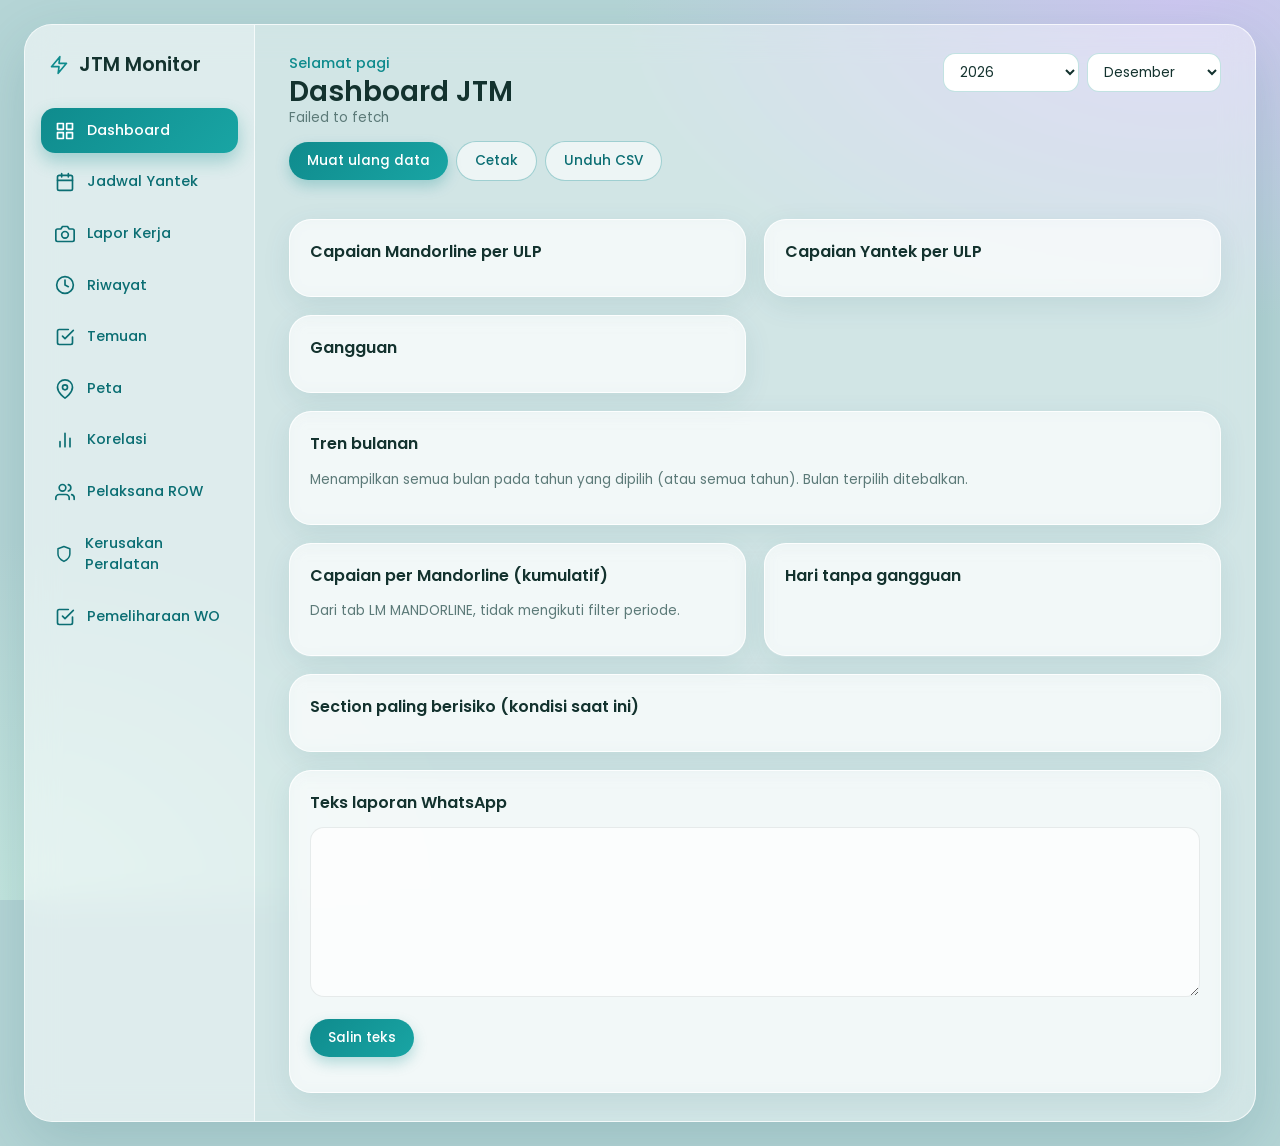
<file: index.html>
<!doctype html>
<html lang="id"><head><meta charset="utf-8"><meta name="viewport" content="width=device-width,initial-scale=1">
<title>Dashboard JTM</title><link rel="stylesheet" href="style.css"><link rel="manifest" href="manifest.json"><meta name="theme-color" content="#14232E"><script src="config.js"></script><script src="api.js"></script></head><body data-periode>
<header><div><h1>Dashboard JTM</h1><div class="m" id="st">Memuat…</div></div><button id="rf">Muat ulang data</button></header>
<main>
<div class="kpis wide" id="kp"></div>
<section class="banner wide" id="bn"></section>
<section><h2>Capaian Mandorline per ULP <span class="pl"></span></h2><div id="bm"></div></section>
<section><h2>Capaian Yantek per ULP <span class="pl"></span></h2><div id="by"></div></section>
<section><h2>Gangguan <span class="pl"></span></h2><div id="gd"></div></section>
<section class="wide"><h2>Tren bulanan</h2><p class="m">Menampilkan semua bulan pada tahun yang dipilih (atau semua tahun). Bulan terpilih ditebalkan.</p><table id="tr"></table></section>
<section><h2>Capaian per Mandorline (kumulatif)</h2><p class="m">Dari tab LM MANDORLINE, tidak mengikuti filter periode.</p><div id="bp"></div></section>
<section><h2>Hari tanpa gangguan</h2><div id="hk"></div></section>
<section class="wide"><h2>Section paling berisiko (kondisi saat ini)</h2><table id="rk"></table></section>
<section class="wide"><h2>Teks laporan WhatsApp</h2><textarea id="wa" readonly></textarea><p><button id="cp">Salin teks</button></p></section>
</main>
<script>
const $=id=>document.getElementById(id);
const esc=s=>String(s==null?'':s).replace(/[&<>"]/g,c=>({'&':'&amp;','<':'&lt;','>':'&gt;','"':'&quot;'}[c]));
const r2=x=>Math.round(x*100)/100,pct=(r,t)=>t>0?Math.min(100,Math.round(r/t*100)):0;
const col=p=>p>=90?'var(--gr)':p>=70?'var(--yl)':'var(--rd)';
const bars=(a,t,r)=>a.length?a.map(x=>{const p=pct(x[r],x[t]);return `<div class="row"><span>${esc(x.n)}</span><div class="bar"><i style="width:${Math.min(p,100)}%;background:${col(p)}"></i></div><b>${p}%</b></div>`}).join(''):'<p class="m">Belum ada data pada periode ini.</p>';
const topn=o=>Object.entries(o).sort((a,b)=>b[1]-a[1]).slice(0,5).map(e=>`<tr><td>${esc(e[0])}</td><td><b>${e[1]}</b></td></tr>`).join('')||'<tr><td class="m">Tidak ada</td></tr>';
let D=null;
function agg(d){const p=periode(),u={},g={c:0,m:0,cs:{},ul:{},fd:{}};
 Object.keys(d.bln).filter(k=>(!p.y||k.slice(0,4)===p.y)&&(!p.m||k.slice(5)===p.m)).forEach(k=>{const b=d.bln[k];
  Object.entries(b.u).forEach(([n,v])=>{const o=u[n]=u[n]||[0,0,0,0];v.forEach((x,i)=>o[i]+=x)});
  g.c+=b.g.c;g.m+=b.g.m;['cs','ul','fd'].forEach(f=>Object.entries(b.g[f]).forEach(([n,c])=>g[f][n]=(g[f][n]||0)+c))});
 return{u,g}}
function render(d){
 if(d)D=d;d=D;if(!d)return;
 if(!d.bln){$('st').textContent='Data masih versi lama. Jalankan pasangTrigger() di Apps Script, lalu muat ulang halaman.';return}
 const A=agg(d),G=d.gg,p=periode(),L=plabel(),ulp=Object.keys(A.u).sort().map(n=>({n,tM:r2(A.u[n][0]),rM:r2(A.u[n][1]),tY:r2(A.u[n][2]),rY:r2(A.u[n][3])}));
 $('st').textContent='Diperbarui '+d.updated+' | Periode: '+L;
 document.querySelectorAll('.pl').forEach(e=>e.textContent='- '+L);
 const S=k=>ulp.reduce((s,x)=>s+x[k],0),T=(i,l,v,u,fg,bg)=>`<div class="tile"><div class="ico" style="background:${bg};color:${fg}">${ic(i)}</div><div><small>${l}</small><b>${v}<span>${u}</span></b></div></div>`;
 $('kp').innerHTML=T('chart','Capaian Mandorline',pct(S('rM'),S('tM')),'%','#6A55D8','#E6E1FA')+T('users','Capaian Yantek',pct(S('rY'),S('tY')),'%','#D6336C','#FBE0EA')+T('shield','Gangguan periode ini',G.total?A.g.c:'-','','#D9822B','#FCEBD3')+T('bolt','Hari tanpa gangguan',G.hari==null?'-':G.hari,'','#0B6E73','#D3EEEC');
 $('bm').innerHTML=bars(ulp,'tM','rM');$('by').innerHTML=bars(ulp,'tY','rY');
 $('gd').innerHTML=G.total?`<p><b>${A.g.c}</b> gangguan, total padam <b>${r2(A.g.m)}</b> menit</p><table><tr><th>Penyebab</th><th></th></tr>${topn(A.g.cs)}<tr><th>ULP</th><th></th></tr>${topn(A.g.ul)}<tr><th>Penyulang terbanyak</th><th></th></tr>${topn(A.g.fd)}</table>`:'<p class="m">Belum ada data. Isi tab GANGGUAN di spreadsheet.</p>';
 $('hk').innerHTML=G.total?`<div class="sign"><b>${G.hari}</b>hari sejak gangguan terakhir</div>`:'<p class="m">Belum ada data gangguan.</p>';
 const ks=[...new Set(Object.keys(d.bln).concat(Object.keys(d.eks||{})))].filter(k=>!p.y||k.slice(0,4)===p.y).sort(),sv=(b,i)=>Object.values(b.u).reduce((s,v)=>s+v[i],0);
 $('tr').innerHTML='<tr><th>Bulan</th><th>Gangguan</th><th>Menit padam</th><th>Eksekusi pohon</th><th>Eksekusi lain</th><th>Mandorline</th><th>Yantek</th></tr>'+(ks.map(k=>{const b=d.bln[k]||{u:{},g:{c:0,m:0}},e=(d.eks||{})[k]||[0,0],nm=BLN[+k.slice(5)]+' '+k.slice(0,4),h=k.slice(5)===p.m;
  return '<tr><td>'+(h?'<b>'+nm+'</b>':nm)+`</td><td>${b.g.c}</td><td>${r2(b.g.m)}</td><td>${e[0]}</td><td>${e[1]}</td><td>${pct(sv(b,1),sv(b,0))}%</td><td>${pct(sv(b,3),sv(b,2))}%</td></tr>`}).join('')||'<tr><td class="m">Belum ada data.</td></tr>');
 $('bp').innerHTML=bars(d.mdl,'t','r');
 $('rk').innerHTML='<tr><th>Skor</th><th>ULP</th><th>Penyulang</th><th>Section</th><th>Hari sejak ROW</th><th>Hari sejak Tier I</th></tr>'+d.risk.map(x=>`<tr><td><b>${x.sk}</b></td><td>${esc(x.u)}</td><td>${esc(x.p)}</td><td>${esc(x.s)}</td><td>${x.row}</td><td>${x.t1}</td></tr>`).join('');
 const W=['*Capaian Inspeksi - '+L+'*',''];
 ulp.forEach(x=>W.push(`> ${x.n}: Mandorline ${x.rM}/${x.tM} kms (${pct(x.rM,x.tM)}%), Yantek ${x.rY}/${x.tY} kms (${pct(x.rY,x.tY)}%)`));
 if(G.total)W.push('',`Gangguan: ${A.g.c} kali. Hari tanpa gangguan: ${G.hari}`);
 $('wa').value=W.join('\n');
}
async function load(f){try{await swr('all',render,f)}catch(e){$('st').textContent=e.message||'Gagal terhubung. Periksa URL API dan deploy ulang Apps Script.'}}
$('rf').onclick=()=>load(true);
$('cp').onclick=()=>navigator.clipboard.writeText($('wa').value).then(()=>{$('cp').textContent='Tersalin'});
PER.cb.push(()=>render());load();
swr('korelasi',k=>{const n=k.alerts.length,m=k.alerts.filter(a=>a.l==='merah').length;
 $('bn').innerHTML=`<div><small>PERINGATAN OTOMATIS</small><h3>${n?n+' hal perlu perhatian ('+m+' penting)':'Tidak ada peringatan saat ini'}</h3><p>${n?esc(k.alerts[0].t):'Semua indikator dalam batas aman.'}</p></div><a class="btn" href="korelasi.html">Lihat peringatan</a>`}).catch(()=>{});
</script></body></html>
</file>
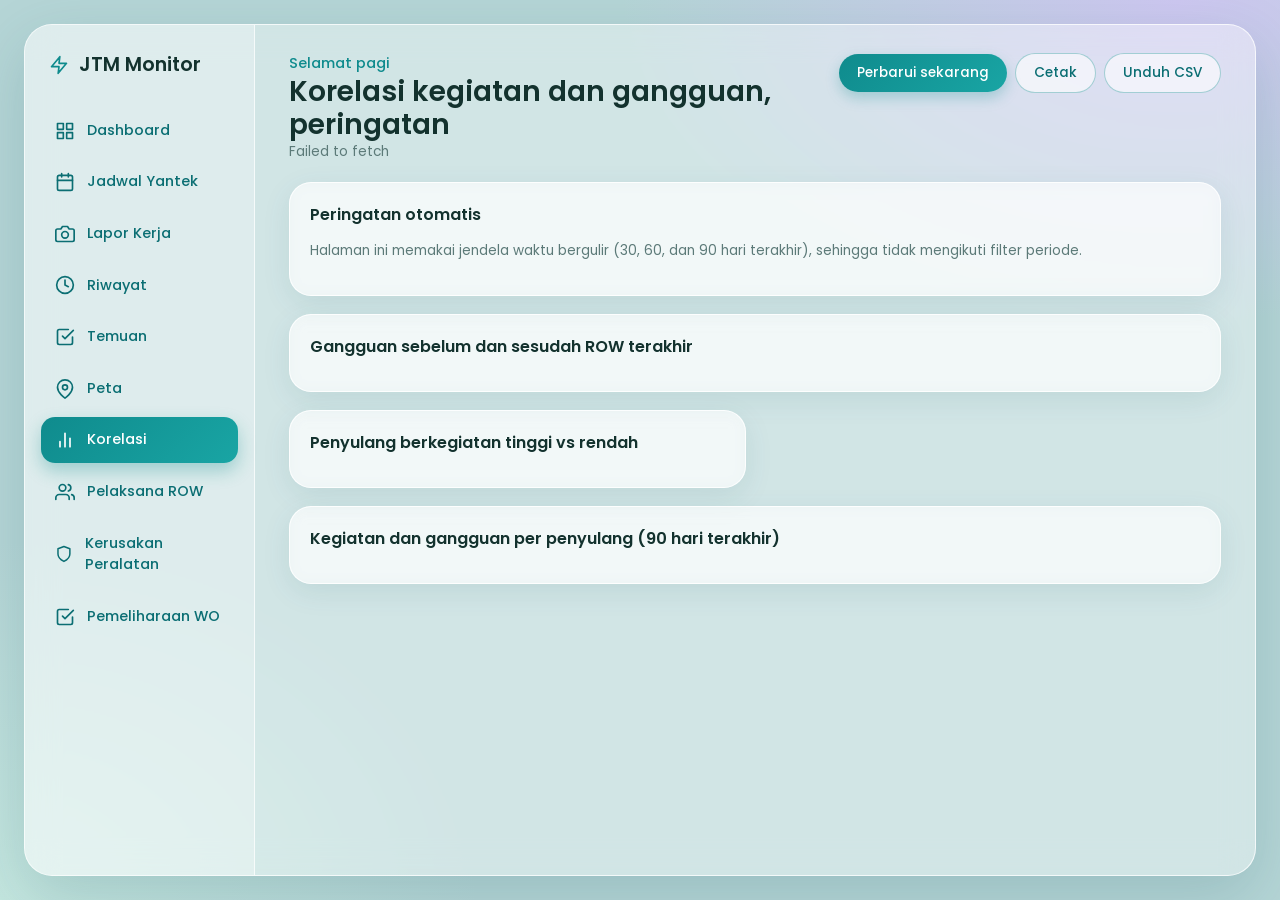
<file: korelasi.html>
<!doctype html>
<html lang="id"><head><meta charset="utf-8"><meta name="viewport" content="width=device-width,initial-scale=1">
<title>Korelasi dan peringatan</title><link rel="stylesheet" href="style.css"><link rel="manifest" href="manifest.json"><meta name="theme-color" content="#14232E"><script src="config.js"></script><script src="api.js"></script>
<style>.al{margin:6px 0;padding:6px 10px;border-left:5px solid}.merah{border-color:var(--rd);background:#FBEDEC}.kuning{border-color:var(--yl);background:#FFF6DB}</style></head><body>
<header><div><h1>Korelasi kegiatan dan gangguan, peringatan</h1><div class="m" id="st" style="color:#B8C4CC">Memuat…</div></div>
<nav><a href="index.html">Dashboard</a><a href="petugas.html">Jadwal Yantek</a><a href="temuan.html">Temuan</a><a href="peta.html">Peta</a><a href="vendor.html">Pelaksana ROW</a></nav><button id="rf">Perbarui sekarang</button></header>
<main>
<section class="wide"><h2>Peringatan otomatis</h2><div id="al"></div><p class="m">Halaman ini memakai jendela waktu bergulir (30, 60, dan 90 hari terakhir), sehingga tidak mengikuti filter periode.</p></section>
<section class="wide"><h2>Gangguan sebelum dan sesudah ROW terakhir</h2><div id="bs"></div></section>
<section><h2>Penyulang berkegiatan tinggi vs rendah</h2><div id="kl"></div></section>
<section class="wide"><h2>Kegiatan dan gangguan per penyulang (90 hari terakhir)</h2><div style="overflow-x:auto"><table id="py"></table></div></section>
</main>
<script>
const $=id=>document.getElementById(id);
const esc=s=>String(s==null?'':s).replace(/[&<>"]/g,c=>({'&':'&amp;','<':'&lt;','>':'&gt;','"':'&quot;'}[c]));
const rows=(a,f)=>a.map(x=>'<tr>'+f(x).map(c=>`<td>${c}</td>`).join('')+'</tr>').join('');
function render(d){
 $('st').textContent=d.ada?d.total+' data gangguan tercatat':'Tab GANGGUAN masih kosong';
 $('al').innerHTML=d.alerts.length?d.alerts.map(a=>`<p class="al ${a.l}"><b>${a.l==='merah'?'Penting':'Perhatian'}:</b> ${esc(a.t)}</p>`).join(''):'<p class="m">Tidak ada peringatan saat ini.</p>';
 const r=d.ringkas;
 if(!d.ada||!d.ba.length)$('bs').innerHTML='<p class="m">Belum cukup data. Dibutuhkan gangguan tercatat minimal 60 hari sebelum dan 30 hari sesudah eksekusi ROW terakhir pada penyulang.</p>';
 else{const dl=r.sb>0?Math.round((r.sb-r.sd)/r.sb*100):null;
  $('bs').innerHTML=`<p>Dari ${r.n} penyulang, jumlah gangguan per 30 hari: sebelum <b>${r.sb}</b>, sesudah <b>${r.sd}</b>${dl===null?'':dl>=0?` (turun ${dl}%)`:` (naik ${-dl}%)`}.</p><p class="m">Ini korelasi, bukan bukti sebab-akibat. Cuaca dan penyebab lain ikut berpengaruh, jadi nilai semakin berarti bila data makin panjang.</p><div style="overflow-x:auto"><table><tr><th>Penyulang</th><th>ULP</th><th>ROW terakhir</th><th>Gangguan 60 hari sebelum</th><th>Gangguan sesudah</th><th>Per 30 hari (sebelum)</th><th>Per 30 hari (sesudah)</th></tr>${rows(d.ba,x=>[esc(x.p),esc(x.u),x.tgl,x.sb,x.sd,x.rs,x.ra])}</table></div>`}
 const k=d.kel,g=(n,x)=>`<tr><td>${n}</td><td>${x.n}</td><td>${x.gg}</td><td><b>${x.rata}</b></td><td>${x.pohon}</td></tr>`;
 $('kl').innerHTML=`<table><tr><th>Kelompok</th><th>Penyulang</th><th>Gangguan</th><th>Rata-rata</th><th>Karena pohon</th></tr>${g('Eksekusi lebih dari '+k.thr+' titik',k.tinggi)}${g('Eksekusi '+k.thr+' titik atau kurang',k.rendah)}</table><p class="m">Dibagi di nilai tengah jumlah eksekusi temuan 90 hari terakhir.</p>`;
 $('py').innerHTML='<tr><th>Penyulang</th><th>ULP</th><th>Eksekusi pohon</th><th>Eksekusi lain</th><th>Hari inspeksi</th><th>Gangguan</th><th>Gangguan 90 hari sebelumnya</th><th>Karena pohon</th></tr>'+rows(d.peny,x=>[esc(x.p),esc(x.u),x.row,x.lain,x.insp,'<b>'+x.gg+'</b>',x.pv,x.pohon]);
}
async function load(f){try{await swr('korelasi',render,f)}catch(e){$('st').textContent=e.message||'Gagal terhubung. Periksa URL API dan deploy ulang Apps Script.'}}
$('rf').onclick=()=>load(true);load();
</script></body></html>
</file>
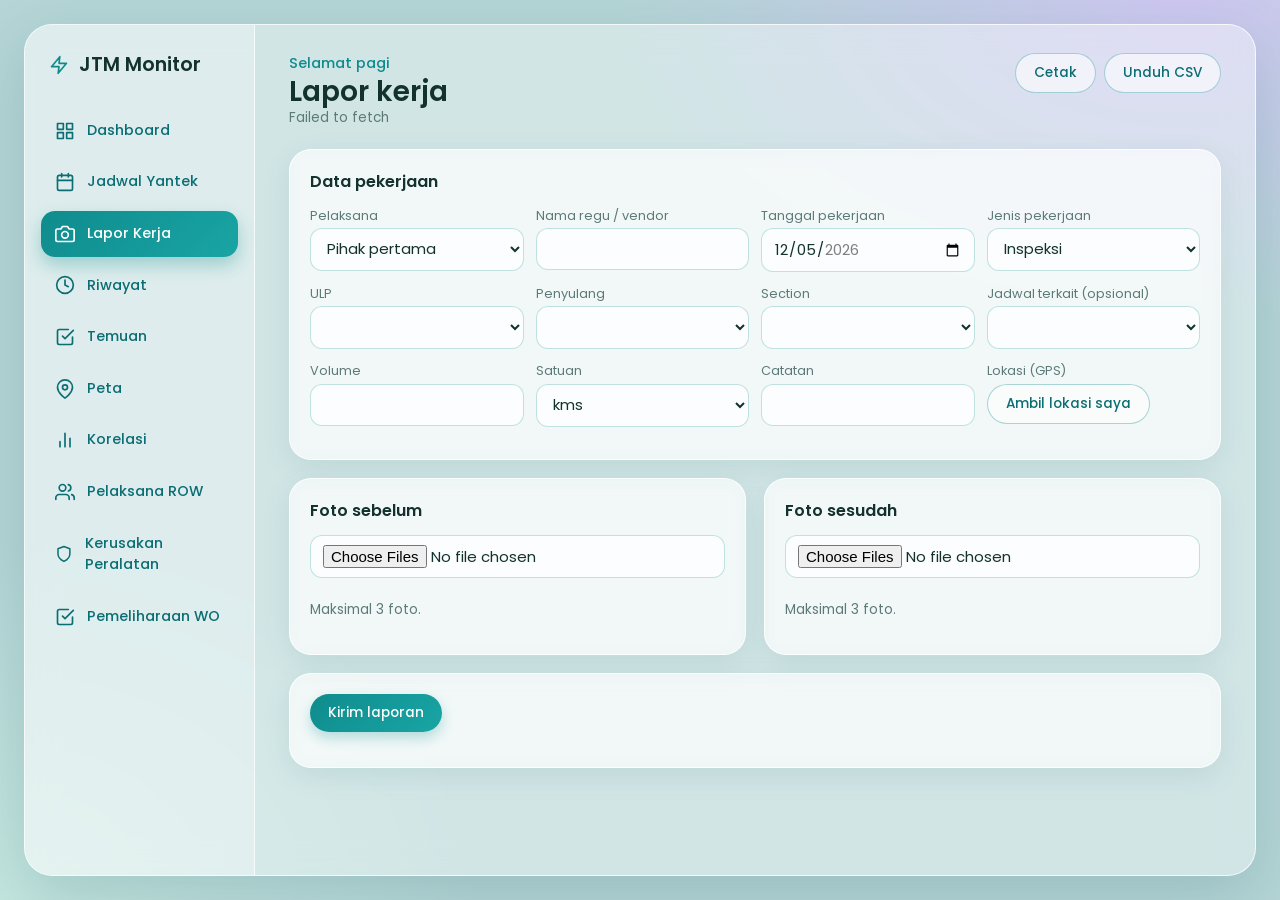
<file: lapor.html>
<!doctype html>
<html lang="id"><head><meta charset="utf-8"><meta name="viewport" content="width=device-width,initial-scale=1">
<title>Lapor kerja</title><link rel="stylesheet" href="style.css"><link rel="manifest" href="manifest.json"><meta name="theme-color" content="#14232E"><script src="config.js"></script><script src="api.js"></script></head><body>
<header><div><h1>Lapor kerja</h1><div class="m" id="st">Isi laporan pekerjaan lapangan beserta foto. Foto tersimpan otomatis di Google Drive.</div></div></header>
<main>
<section class="wide"><h2>Data pekerjaan</h2>
<div class="f"><div><label for="tp">Pelaksana</label><select id="tp"><option>Pihak pertama</option><option>Pihak ketiga</option></select></div>
<div><label for="pl">Nama regu / vendor</label><input id="pl" list="pll" autocomplete="off"><datalist id="pll"></datalist></div>
<div><label for="tg">Tanggal pekerjaan</label><input type="date" id="tg"></div>
<div><label for="jn">Jenis pekerjaan</label><select id="jn"><option>Inspeksi</option><option>ROW - Perampalan</option><option>ROW - Penebangan</option><option>Pengangkutan sampah ROW</option><option>Penggantian isolator</option><option>Pemasangan PEBI</option><option>Perbaikan temuan</option><option>Lainnya</option></select></div></div>
<div class="f"><div><label for="lu">ULP</label><select id="lu"></select></div><div><label for="lp">Penyulang</label><select id="lp"></select></div>
<div><label for="ls">Section</label><select id="ls"></select></div><div><label for="jd">Jadwal terkait (opsional)</label><select id="jd"></select></div></div>
<div class="f"><div><label for="vl">Volume</label><input type="number" id="vl" step="0.01" min="0"></div>
<div><label for="sa">Satuan</label><select id="sa"><option>kms</option><option>titik</option></select></div>
<div><label for="ct">Catatan</label><input id="ct"></div>
<div><label>Lokasi (GPS)</label><button type="button" id="gp" class="ghost">Ambil lokasi saya</button><div class="m" id="gt"></div></div></div></section>
<section><h2>Foto sebelum</h2><input type="file" id="fb" accept="image/*" multiple><div class="pv" id="pb"></div><p class="m">Maksimal 3 foto.</p></section>
<section><h2>Foto sesudah</h2><input type="file" id="fa" accept="image/*" multiple><div class="pv" id="pa"></div><p class="m">Maksimal 3 foto.</p></section>
<section class="wide"><button id="kr">Kirim laporan</button><p id="msg" role="status"></p></section>
</main>
<script>
const $=id=>document.getElementById(id);
const esc=s=>String(s==null?'':s).replace(/[&<>"]/g,c=>({'&':'&amp;','<':'&lt;','>':'&gt;','"':'&quot;'}[c]));
const opt=a=>a.map(x=>`<option value="${esc(x)}">${esc(x)}</option>`).join('');
const iso=d=>d.getFullYear()+'-'+String(d.getMonth()+1).padStart(2,'0')+'-'+String(d.getDate()).padStart(2,'0');
let M,Y={jadwal:[]},VN=[],GPS=null;const FB=[],FA=[];
function say(t,bad){$('msg').textContent=t;$('msg').style.color=bad?'var(--rd)':'var(--gr)'}
function fillNama(){$('pll').innerHTML=opt($('tp').value==='Pihak pertama'?M.regu:VN);fillJd()}
function fillJd(){const p=$('pl').value.trim(),a=Y.jadwal.filter(j=>j.regu===p&&j.st==='Terjadwal');
 $('jd').innerHTML='<option value="">(tidak ada)</option>'+a.map(j=>`<option value="${esc(j.id)}">${esc(j.tgl+' '+(j.sec||j.peny)+' ('+j.kms+' kms)')}</option>`).join('')}
function fillPeny(){$('lp').innerHTML=opt(Object.keys(M.ulp[$('lu').value]||{}));fillSec()}
function fillSec(){$('ls').innerHTML='<option value="">(seluruh penyulang)</option>'+opt((M.ulp[$('lu').value]||{})[$('lp').value]||[])}
function kecil(f){return new Promise((ok,no)=>{const r=new FileReader();r.onload=()=>{const im=new Image();im.onload=()=>{const k=Math.min(1,1280/Math.max(im.width,im.height)),c=document.createElement('canvas');c.width=im.width*k;c.height=im.height*k;c.getContext('2d').drawImage(im,0,0,c.width,c.height);ok(c.toDataURL('image/jpeg',.7))};im.onerror=no;im.src=r.result};r.onerror=no;r.readAsDataURL(f)})}
function pilih(inp,arr,box){inp.onchange=async()=>{arr.length=0;box.innerHTML='';for(const f of [...inp.files].slice(0,3)){try{const d=await kecil(f);arr.push(d);box.insertAdjacentHTML('beforeend',`<img src="${d}" alt="Pratinjau foto">`)}catch(e){}}}}
pilih($('fb'),FB,$('pb'));pilih($('fa'),FA,$('pa'));
$('gp').onclick=()=>navigator.geolocation?navigator.geolocation.getCurrentPosition(p=>{GPS=[p.coords.latitude,p.coords.longitude];$('gt').textContent=GPS.map(x=>x.toFixed(5)).join(', ')},()=>{$('gt').textContent='Lokasi tidak bisa diambil. Aktifkan izin lokasi.'},{enableHighAccuracy:true,timeout:15000}):0;
$('kr').onclick=async()=>{
 if(!$('pl').value.trim()||$('vl').value==='')return say('Isi nama regu/vendor dan volume pekerjaan.',1);
 if(!FB.length&&!FA.length)return say('Lampirkan minimal satu foto.',1);
 const tk=localStorage.getItem('tok_lapor')||prompt('Masukkan token LAPOR (dari admin)');if(!tk)return;
 $('kr').disabled=true;say('Mengunggah foto, jangan tutup halaman…');
 try{const r=await(await fetch(API,{method:'POST',headers:{'Content-Type':'text/plain'},body:JSON.stringify({token:tk,op:'lapor',data:{tgl:$('tg').value,tipe:$('tp').value,pel:$('pl').value.trim(),jenis:$('jn').value,ulp:$('lu').value,peny:$('lp').value,sec:$('ls').value,vol:$('vl').value,sat:$('sa').value,cat:$('ct').value,lat:GPS?GPS[0]:'',lon:GPS?GPS[1]:'',jid:$('jd').value,fb:FB,fa:FA}})})).json();
  if(r.error){if(/Token/.test(r.error))localStorage.removeItem('tok_lapor');say(r.error,1)}
  else{localStorage.setItem('tok_lapor',tk);say('Laporan tersimpan. Terima kasih.');FB.length=FA.length=0;$('pb').innerHTML=$('pa').innerHTML='';$('fb').value=$('fa').value=$('vl').value=$('ct').value=''}
 }catch(e){say('Gagal terhubung. Periksa sinyal lalu coba lagi.',1)}
 $('kr').disabled=false};
$('tp').onchange=fillNama;$('pl').oninput=fillJd;$('lu').onchange=fillPeny;$('lp').onchange=fillSec;
(async()=>{try{const t=new Date(),m=new Date(t-14*864e5);$('tg').value=iso(t);$('tg').max=iso(t);$('tg').min=iso(m);
 M=await quick('master');$('lu').innerHTML=opt(Object.keys(M.ulp));fillPeny();
 try{VN=(await quick('vendor')).vendor.map(x=>x.n).filter(n=>n.charAt(0)!=='(')}catch(e){}
 fillNama();try{Y=await swr('yantek',()=>{});fillJd()}catch(e){}
}catch(e){$('st').textContent=e.message||'Gagal memuat daftar area. Periksa koneksi.'}})();
</script></body></html>
</file>
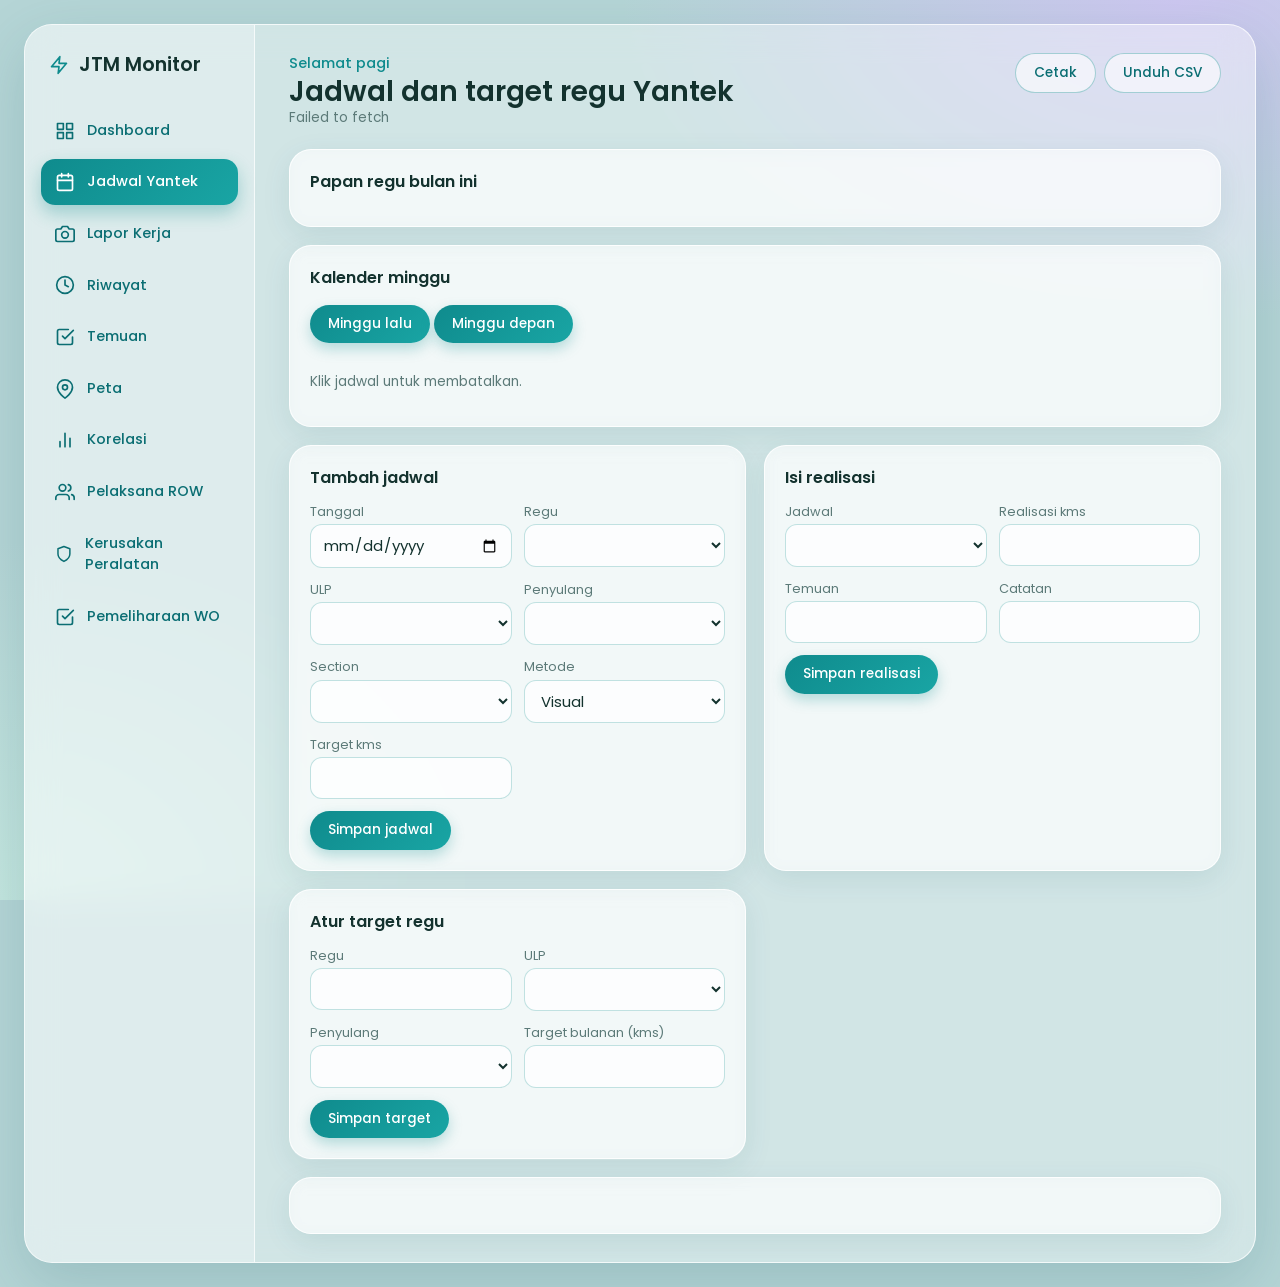
<file: petugas.html>
<!doctype html>
<html lang="id"><head><meta charset="utf-8"><meta name="viewport" content="width=device-width,initial-scale=1">
<title>Jadwal Yantek</title><link rel="stylesheet" href="style.css"><link rel="manifest" href="manifest.json"><meta name="theme-color" content="#14232E"><script src="config.js"></script><script src="api.js"></script></head><body>
<header><div><h1>Jadwal dan target regu Yantek</h1><div class="m" id="st" style="color:#B8C4CC">Memuat…</div></div>
<nav><a href="index.html">Dashboard</a><a href="temuan.html">Temuan</a><a href="peta.html">Peta</a><a href="korelasi.html">Korelasi</a><a href="vendor.html">Pelaksana ROW</a></nav></header>
<main>
<section class="wide"><h2>Papan regu bulan ini</h2><div id="bd"></div></section>
<section class="wide"><h2>Kalender minggu <span id="wl"></span></h2>
<p><button id="pv">Minggu lalu</button> <button id="nx">Minggu depan</button></p>
<div style="overflow-x:auto"><table id="cal"></table></div><p class="m">Klik jadwal untuk membatalkan.</p></section>
<section><h2>Tambah jadwal</h2><div class="f">
<div><label for="jt">Tanggal</label><input type="date" id="jt"></div>
<div><label for="jr">Regu</label><select id="jr"></select></div>
<div><label for="ju">ULP</label><select id="ju"></select></div>
<div><label for="jp">Penyulang</label><select id="jp"></select></div>
<div><label for="js">Section</label><select id="js"></select></div>
<div><label for="jm">Metode</label><select id="jm"><option>Visual</option><option>Visual ROW</option><option>Mandorline ULP</option><option>Mandorline UP3</option><option>Thermovision</option><option>Ultrasonic</option><option>Drone</option></select></div>
<div><label for="jk">Target kms</label><input type="number" id="jk" step="0.1" min="0"></div></div>
<button id="sj">Simpan jadwal</button></section>
<section><h2>Isi realisasi</h2><div class="f">
<div><label for="rj">Jadwal</label><select id="rj"></select></div>
<div><label for="rk">Realisasi kms</label><input type="number" id="rk" step="0.1" min="0"></div>
<div><label for="rt">Temuan</label><input id="rt"></div>
<div><label for="rc">Catatan</label><input id="rc"></div></div>
<button id="sr">Simpan realisasi</button></section>
<section><h2>Atur target regu</h2><div class="f">
<div><label for="pr">Regu</label><input id="pr" list="rl"><datalist id="rl"></datalist></div>
<div><label for="pu">ULP</label><select id="pu"></select></div>
<div><label for="pp">Penyulang</label><select id="pp"></select></div>
<div><label for="pt">Target bulanan (kms)</label><input type="number" id="pt" step="0.1" min="0"></div></div>
<button id="sp">Simpan target</button></section>
<section class="wide"><p id="msg" role="status"></p></section>
</main>
<script>
const $=id=>document.getElementById(id);
const esc=s=>String(s==null?'':s).replace(/[&<>"]/g,c=>({'&':'&amp;','<':'&lt;','>':'&gt;','"':'&quot;'}[c]));
const iso=d=>d.getFullYear()+'-'+String(d.getMonth()+1).padStart(2,'0')+'-'+String(d.getDate()).padStart(2,'0');
const monday=d=>{d=new Date(d);d.setDate(d.getDate()-(d.getDay()+6)%7);d.setHours(0,0,0,0);return d};
const col=p=>p>=90?'var(--gr)':p>=70?'var(--yl)':'var(--rd)';
const opt=(a,f)=>a.map(x=>`<option value="${esc(f?f(x)[0]:x)}">${esc(f?f(x)[1]:x)}</option>`).join('');
let M,Y,V=[],wk=monday(new Date());
const tok=()=>localStorage.getItem('tok')||(t=>{if(t)localStorage.setItem('tok',t);return t})(prompt('Masukkan token akses'));
async function get(a){const r=await fetch(`${API}?action=${a}&token=${encodeURIComponent(tokn())}`);const d=await r.json();if(d.error){localStorage.removeItem('tok');throw new Error(d.error)}return d}
async function post(op,data){const r=await fetch(API,{method:'POST',headers:{'Content-Type':'text/plain'},body:JSON.stringify({token:tokAdm(),op,data})});return r.json()}
function say(t,bad){$('msg').textContent=t;$('msg').style.color=bad?'var(--rd)':'var(--gr)'}
function render(){
 $('st').textContent='Hari ini '+Y.today+', sisa hari kerja bulan ini: '+Y.sisa;
 $('bd').innerHTML=Y.regu.length?Y.regu.map(r=>{const p=r.target?Math.min(100,Math.round(r.real/r.target*100)):0;
  const td=Y.jadwal.filter(j=>j.regu===r.n&&j.tgl===Y.today&&j.st!=='Batal');
  return `<div class="row" style="grid-template-columns:150px 1fr 52px"><span>${esc(r.n)}</span><div class="bar"><i style="width:${Math.min(p,100)}%;background:${col(p)}"></i></div><b>${p}%</b></div>
  <p class="m">Real ${r.real} dari ${r.target} kms. Saran target harian: <b>${r.saran} kms</b>. Hari ini: ${td.length?td.map(j=>esc((j.sec||j.peny)+' '+j.kms+' kms'+(j.st==='Selesai'?' (selesai)':''))).join(', '):'belum ada jadwal'}</p>`}).join('')
  :'<p class="m">Belum ada penugasan. Isi tab PENUGASAN_YANTEK di spreadsheet.</p>';
 const days=[...Array(7)].map((_,i)=>{const d=new Date(wk);d.setDate(d.getDate()+i);return d});
 $('wl').textContent=iso(days[0])+' s.d. '+iso(days[6]);
 $('cal').innerHTML='<tr><th>Regu</th>'+days.map(d=>`<th>${['Min','Sen','Sel','Rab','Kam','Jum','Sab'][d.getDay()]} ${d.getDate()}</th>`).join('')+'</tr>'+
  [...M.regu,...V.filter(v=>Y.jadwal.some(j=>j.regu===v))].map(r=>`<tr><td><b>${esc(r)}</b></td>`+days.map(d=>`<td>`+Y.jadwal.filter(j=>j.regu===r&&j.tgl===iso(d)&&j.st!=='Batal').map(j=>`<span class="it ${j.st==='Selesai'?'ok':''}" data-id="${esc(j.id)}">${esc(j.sec||j.peny)}<br>${j.kms} kms</span>`).join('')+'</td>').join('')+'</tr>').join('');
 const open=Y.jadwal.filter(j=>j.st==='Terjadwal'&&j.tgl<=Y.today);
 $('rj').innerHTML=open.length?opt(open,j=>[j.id,`${j.tgl} ${j.regu} ${j.peny} ${j.sec||''}`]):'<option value="">Tidak ada jadwal terbuka</option>';
}
function fillUlp(){const u=Object.keys(M.ulp);$('ju').innerHTML=opt(u);fillPeny()}
function fillPeny(){$('jp').innerHTML=opt(Object.keys(M.ulp[$('ju').value]||{}));fillSec()}
function fillSec(){$('js').innerHTML='<option value="">(seluruh penyulang)</option>'+opt(((M.ulp[$('ju').value]||{})[$('jp').value])||[])}
function fillPu(){$('pu').innerHTML=opt(Object.keys(M.ulp));$('rl').innerHTML=opt(M.regu.concat(V));fillPp()}
function fillPp(){$('pp').innerHTML=opt(Object.keys(M.ulp[$('pu').value]||{}))}
async function load(){try{[M,Y]=await Promise.all([quick('master'),get('yantek')]);
 if(!$('jr').options.length){try{V=(await quick('vendor')).vendor.map(x=>x.n).filter(n=>n.charAt(0)!=='(')}catch(e){}$('jr').innerHTML=opt(M.regu)+(V.length?'<optgroup label="Pihak ketiga">'+opt(V)+'</optgroup>':'');fillUlp();fillPu();$('jt').value=Y.today}render()}
 catch(e){$('st').textContent=e.message||'Gagal terhubung. Periksa URL API dan deploy ulang Apps Script.'}}
async function act(op,data,ok){say('Menyimpan…');const r=await post(op,data);if(r.error){if(/Token/.test(r.error))localStorage.removeItem('tok_admin');return say(r.error,1)};say(ok);await load()}
$('pu').onchange=fillPp;$('sp').onclick=()=>act('penugasan',{regu:$('pr').value,ulp:$('pu').value,peny:$('pp').value,target:$('pt').value},'Target disimpan.');
$('ju').onchange=fillPeny;$('jp').onchange=fillSec;
$('pv').onclick=()=>{wk.setDate(wk.getDate()-7);render()};$('nx').onclick=()=>{wk.setDate(wk.getDate()+7);render()};
$('sj').onclick=()=>act('jadwal',{tgl:$('jt').value,regu:$('jr').value,ulp:$('ju').value,peny:$('jp').value,sec:$('js').value,met:$('jm').value,kms:$('jk').value},'Jadwal disimpan.');
$('sr').onclick=()=>act('realisasi',{id:$('rj').value,real:$('rk').value,temuan:$('rt').value,catatan:$('rc').value},'Realisasi disimpan.');
$('cal').onclick=e=>{const i=e.target.closest('.it');if(i&&confirm('Batalkan jadwal ini?'))act('batal',{id:i.dataset.id},'Jadwal dibatalkan.')};
load();
</script></body></html>
</file>
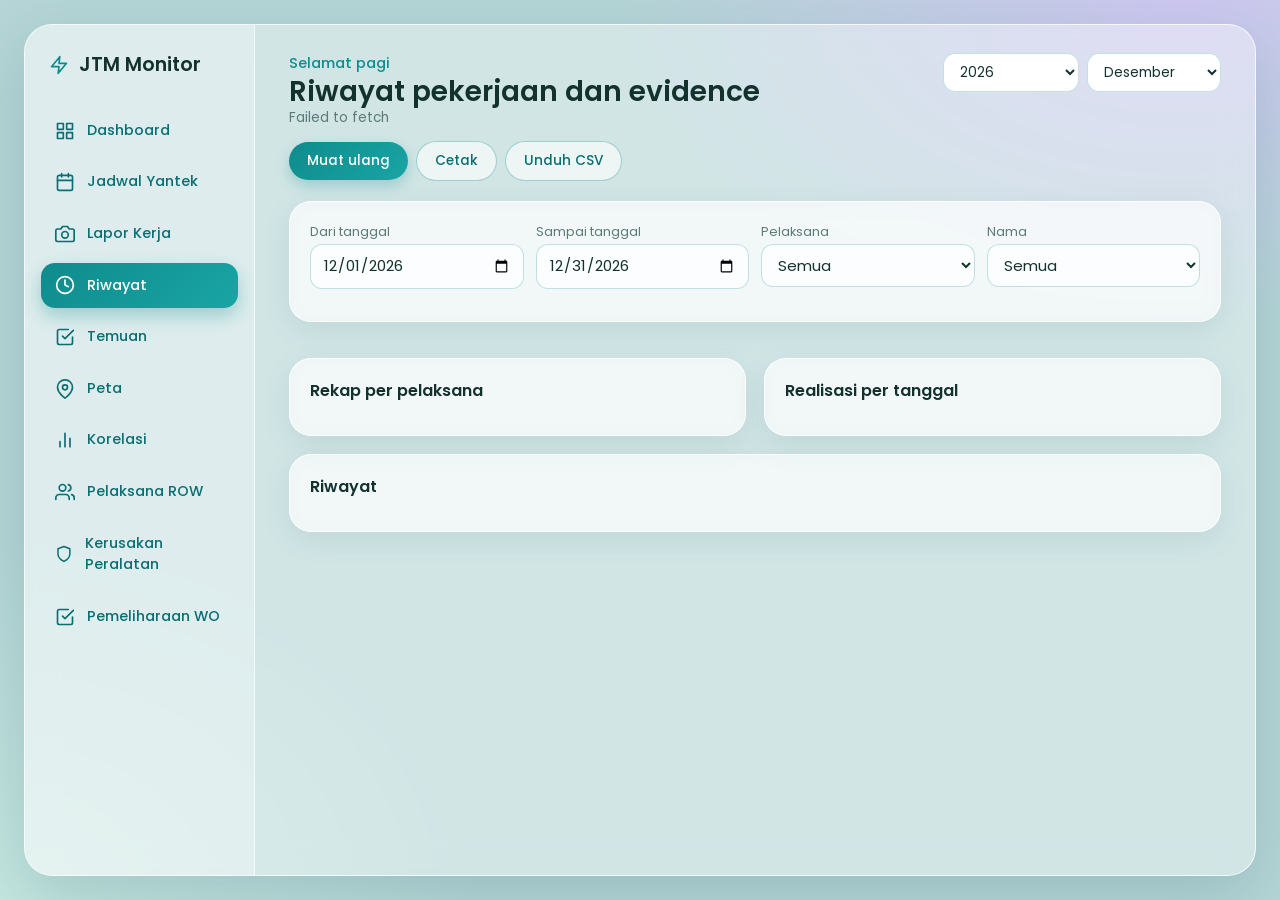
<file: riwayat.html>
<!doctype html>
<html lang="id"><head><meta charset="utf-8"><meta name="viewport" content="width=device-width,initial-scale=1">
<title>Riwayat pekerjaan</title><link rel="stylesheet" href="style.css"><link rel="manifest" href="manifest.json"><meta name="theme-color" content="#14232E"><script src="config.js"></script><script src="api.js"></script></head><body data-periode>
<header><div><h1>Riwayat pekerjaan dan evidence</h1><div class="m" id="st">Memuat…</div></div><button id="rf">Muat ulang</button></header>
<main>
<section class="wide"><div class="f"><div><label for="d1">Dari tanggal</label><input type="date" id="d1"></div><div><label for="d2">Sampai tanggal</label><input type="date" id="d2"></div>
<div><label for="tp">Pelaksana</label><select id="tp"><option value="">Semua</option><option>Pihak pertama</option><option>Pihak ketiga</option></select></div>
<div><label for="pl">Nama</label><select id="pl"><option value="">Semua</option></select></div></div></section>
<div class="kpis wide" id="kp"></div>
<section><h2>Rekap per pelaksana</h2><table id="rp"></table></section>
<section><h2>Realisasi per tanggal</h2><table id="rt"></table></section>
<section class="wide"><h2>Riwayat</h2><table id="rw"></table></section>
</main>
<script>
const $=id=>document.getElementById(id);
const esc=s=>String(s==null?'':s).replace(/[&<>"]/g,c=>({'&':'&amp;','<':'&lt;','>':'&gt;','"':'&quot;'}[c]));
const iso=d=>d.getFullYear()+'-'+String(d.getMonth()+1).padStart(2,'0')+'-'+String(d.getDate()).padStart(2,'0');
const rows=(a,f)=>a.length?a.map(x=>'<tr>'+f(x).map(c=>`<td>${c}</td>`).join('')+'</tr>').join(''):'<tr><td class="m">Belum ada data pada rentang ini.</td></tr>';
let D=[];
const thumb=(a,l)=>a.map(id=>`<a href="https://drive.google.com/file/d/${esc(id)}/view" target="_blank" rel="noopener"><img class="th" loading="lazy" title="${l}" alt="Foto ${l}" src="https://drive.google.com/thumbnail?id=${esc(id)}&sz=w200"></a>`).join('');
const bd=s=>`<span class="bd ${s==='Terverifikasi'?'ok':s==='Ditolak'?'x':'w'}">${esc(s)}</span>`;
function render(){
 const pl=$('pl').value,a=D.filter(x=>!pl||x.pel===pl),S=(l,k)=>l.reduce((s,x)=>s+(x.sat==='kms'?x.vol:0),0);
 const T=(i,l,v)=>`<div class="tile"><div class="ico" style="background:#D3EEEC;color:#0B6E73">${ic(i)}</div><div><small>${l}</small><b>${v}</b></div></div>`;
 $('kp').innerHTML=T('list','Laporan',a.length)+T('chart','Volume (kms)',Math.round(S(a)*100)/100)+T('users','Pelaksana aktif',new Set(a.map(x=>x.pel)).size)+T('clock','Menunggu verifikasi',a.filter(x=>x.st==='Menunggu verifikasi').length);
 const g={};a.forEach(x=>{const o=g[x.pel]=g[x.pel]||{n:x.pel,t:x.tipe,c:0,k:0,p:0,l:''};o.c++;if(x.sat==='kms')o.k+=x.vol;else o.p+=x.vol;if(x.tgl>o.l)o.l=x.tgl});
 $('rp').innerHTML='<tr><th>Pelaksana</th><th>Tipe</th><th>Laporan</th><th>Kms</th><th>Titik</th><th>Terakhir</th></tr>'+rows(Object.values(g).sort((x,y)=>y.c-x.c),o=>[esc(o.n),esc(o.t),o.c,Math.round(o.k*100)/100,o.p,o.l]);
 const h={};a.forEach(x=>{const o=h[x.tgl]=h[x.tgl]||{d:x.tgl,c:0,p1:0,p3:0};o.c++;if(x.sat==='kms'){if(x.tipe==='Pihak ketiga')o.p3+=x.vol;else o.p1+=x.vol}});
 $('rt').innerHTML='<tr><th>Tanggal</th><th>Laporan</th><th>Pihak pertama (kms)</th><th>Pihak ketiga (kms)</th></tr>'+rows(Object.values(h).sort((x,y)=>y.d.localeCompare(x.d)),o=>[o.d,o.c,Math.round(o.p1*100)/100,Math.round(o.p3*100)/100]);
 $('rw').innerHTML='<tr><th>Tanggal</th><th>Pelaksana</th><th>Jenis</th><th>Area</th><th>Volume</th><th>Status</th><th>Evidence</th></tr>'+rows(a,x=>[x.tgl,esc(x.pel)+'<div class="m">'+esc(x.tipe)+'</div>',esc(x.jenis)+(x.cat?'<div class="m">'+esc(x.cat)+'</div>':''),esc(x.ulp+' / '+x.peny+(x.sec?' / '+x.sec:'')),x.vol+' '+esc(x.sat),bd(x.st)+(x.st==='Menunggu verifikasi'?`<div><button class="ghost" data-v="${esc(x.id)}|Terverifikasi">Setujui</button><button class="ghost" data-v="${esc(x.id)}|Ditolak">Tolak</button></div>`:''),thumb(x.fb,'Sebelum')+thumb(x.fa,'Sesudah')]);
}
async function load(){try{$('st').textContent='Memuat…';
 const q=`${API}?action=laporan&token=${encodeURIComponent(tokn())}&dari=${$('d1').value}&sampai=${$('d2').value}${$('tp').value?'&tipe='+encodeURIComponent($('tp').value):''}`;
 const d=await(await fetch(q)).json();if(d.error)throw new Error(d.error);D=d.data;
 const cur=$('pl').value,ns=[...new Set(D.map(x=>x.pel))].sort();$('pl').innerHTML='<option value="">Semua</option>'+ns.map(n=>`<option${n===cur?' selected':''}>${esc(n)}</option>`).join('');
 $('st').textContent=d.n+' laporan'+(d.n>=500?' (menampilkan 500 terbaru, persempit rentang tanggal)':'');render();
}catch(e){$('st').textContent=e.message||'Gagal terhubung. Periksa URL API dan deploy ulang Apps Script.'}}
$('rw').onclick=async e=>{const b=e.target.closest('[data-v]');if(!b)return;const[id,status]=b.dataset.v.split('|');
 const r=await(await fetch(API,{method:'POST',headers:{'Content-Type':'text/plain'},body:JSON.stringify({token:tokAdm(),op:'verifikasi',data:{id,status}})})).json();
 if(r.error){if(/Token/.test(r.error))localStorage.removeItem('tok_admin');$('st').textContent=r.error}else load()};
function setRange(){const q=periode(),y=+q.y;if(!q.y){$('d1').value=$('d2').value='';return}const a=q.m?new Date(y,+q.m-1,1):new Date(y,0,1),b=q.m?new Date(y,+q.m,0):new Date(y,11,31);$('d1').value=iso(a);$('d2').value=iso(b)}
setRange();PER.cb.push(()=>{setRange();load()});
['d1','d2','tp'].forEach(i=>$(i).onchange=load);$('pl').onchange=render;$('rf').onclick=load;load();
</script></body></html>
</file>
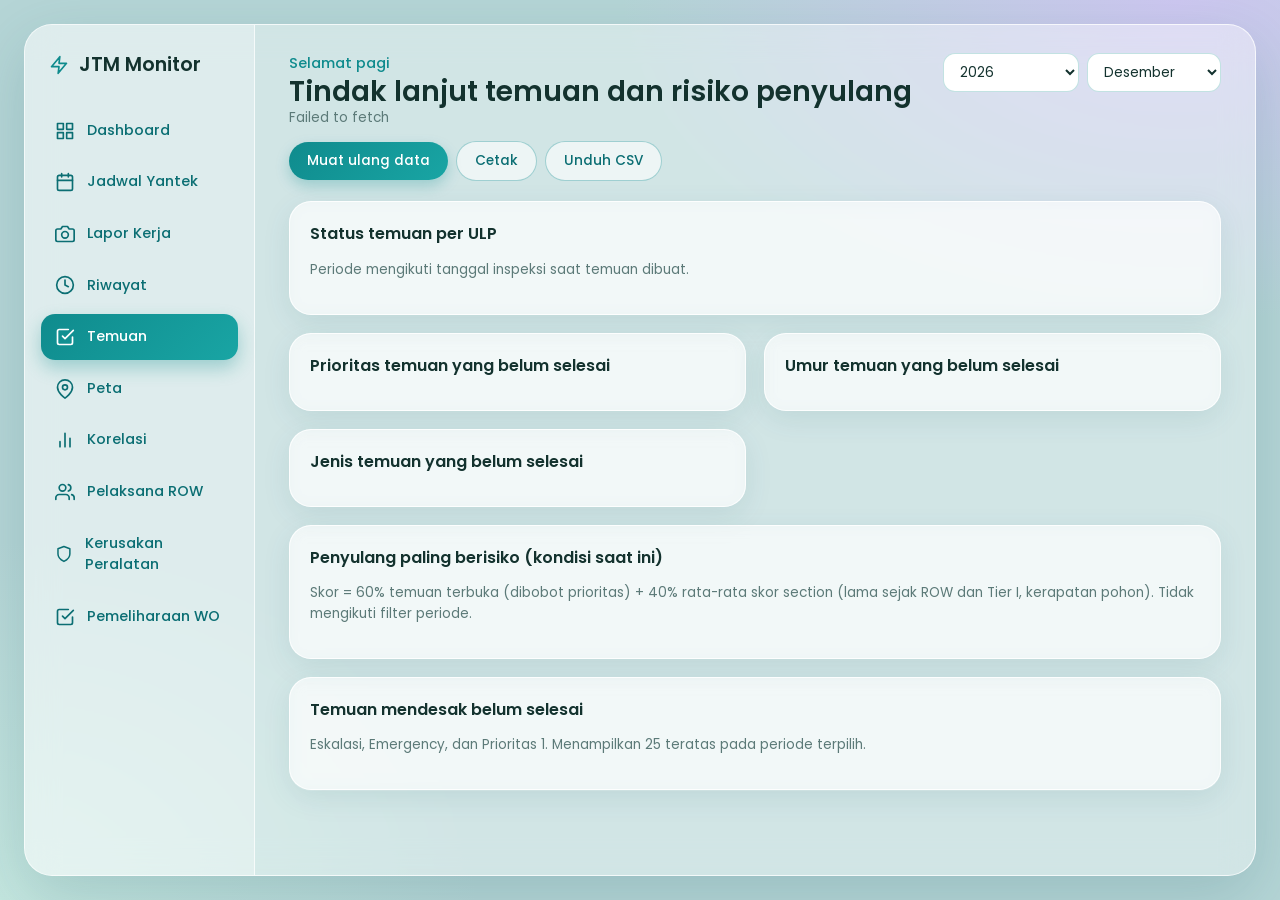
<file: temuan.html>
<!doctype html>
<html lang="id"><head><meta charset="utf-8"><meta name="viewport" content="width=device-width,initial-scale=1">
<title>Tindak lanjut temuan</title><link rel="stylesheet" href="style.css"><link rel="manifest" href="manifest.json"><meta name="theme-color" content="#14232E"><script src="config.js"></script><script src="api.js"></script></head><body data-periode>
<header><div><h1>Tindak lanjut temuan dan risiko penyulang</h1><div class="m" id="st">Memuat…</div></div><button id="rf">Muat ulang data</button></header>
<main>
<section class="wide"><h2>Status temuan per ULP <span class="pl"></span></h2><p class="m">Periode mengikuti tanggal inspeksi saat temuan dibuat.</p><table id="tu"></table></section>
<section><h2>Prioritas temuan yang belum selesai <span class="pl"></span></h2><div id="pr"></div></section>
<section><h2>Umur temuan yang belum selesai <span class="pl"></span></h2><div id="um"></div></section>
<section><h2>Jenis temuan yang belum selesai <span class="pl"></span></h2><table id="jn"></table></section>
<section class="wide"><h2>Penyulang paling berisiko (kondisi saat ini)</h2><p class="m">Skor = 60% temuan terbuka (dibobot prioritas) + 40% rata-rata skor section (lama sejak ROW dan Tier I, kerapatan pohon). Tidak mengikuti filter periode.</p><table id="py"></table></section>
<section class="wide"><h2>Temuan mendesak belum selesai <span class="pl"></span></h2><p class="m">Eskalasi, Emergency, dan Prioritas 1. Menampilkan 25 teratas pada periode terpilih.</p><table id="ur"></table></section>
</main>
<script>
const $=id=>document.getElementById(id);
const esc=s=>String(s==null?'':s).replace(/[&<>"]/g,c=>({'&':'&amp;','<':'&lt;','>':'&gt;','"':'&quot;'}[c]));
const bar=(v,m,c)=>`<div class="bar"><i style="width:${m?Math.round(v/m*100):0}%;background:${c}"></i></div>`;
const PL=['Belum ditetapkan','Prioritas 3 (>30 hari)','Prioritas 2 (14-30 hari)','Prioritas 1 (<14 hari)','Eskalasi / Emergency'];
const PC=['#8A99A5','var(--bl)','var(--yl)','#E07B22','var(--rd)'];
const rows=(a,f)=>a.length?a.map(x=>'<tr>'+f(x).map(c=>`<td>${c}</td>`).join('')+'</tr>').join(''):'<tr><td class="m">Tidak ada data pada periode ini.</td></tr>';
let D=null;
function render(d){
 if(d)D=d;d=D;if(!d)return;
 if(!d.bym){$('st').textContent='Data masih versi lama. Jalankan pasangTrigger() di Apps Script, lalu muat ulang halaman.';return}
 const p=periode(),L=plabel(),per=k=>(!p.y||k.slice(0,4)===p.y)&&(!p.m||k.slice(5)===p.m);
 const ks=Object.keys(d.bym).filter(k=>k==='NA'?(!p.y&&!p.m):per(k)),U={},P=[0,0,0,0,0],UM=[0,0,0,0],J={};
 ks.forEach(k=>{const b=d.bym[k];Object.entries(b.u).forEach(([n,v])=>{const o=U[n]=U[n]||[0,0,0,0,0,0,0];v.forEach((x,i)=>o[i]+=x)});b.p.forEach((x,i)=>P[i]+=x);b.um.forEach((x,i)=>UM[i]+=x);Object.entries(b.j).forEach(([n,c])=>J[n]=(J[n]||0)+c)});
 document.querySelectorAll('.pl').forEach(e=>e.textContent='- '+L);
 $('st').textContent=`Diperbarui ${d.updated}. ${d.total} temuan seluruhnya, ${d.invalid} koordinat di luar wilayah. Periode: ${L}`;
 const names=Object.keys(U).sort(),tot=[0,0,0,0,0,0,0];names.forEach(n=>U[n].forEach((x,i)=>tot[i]+=x));
 const line=(n,v)=>{const q=v[0]?Math.round(v[1]/v[0]*100):0;return [n,v[0],bar(v[1],v[0],q>=80?'var(--gr)':q>=50?'var(--yl)':'var(--rd)')+q+'%',v[2],v[3],v[4],v[5],v[6]]};
 $('tu').innerHTML='<tr><th>ULP</th><th>Temuan</th><th style="width:22%">Selesai</th><th>Menunggu jadwal</th><th>Menunggu eksekusi</th><th>Menunggu jadwal padam</th><th>Menunggu ijin ROW</th><th>Belum divalidasi UP3</th></tr>'+rows(names.concat(names.length?['Total']:[]),n=>line(n==='Total'?'<b>Total</b>':esc(n),n==='Total'?tot:U[n]));
 const mp=Math.max(...P,1);$('pr').innerHTML=[4,3,2,1,0].map(i=>`<div class="row"><span>${PL[i]}</span>${bar(P[i],mp,PC[i])}<b>${P[i]}</b></div>`).join('');
 const mu=Math.max(...UM,1),UL=['0-30 hari','31-90 hari','91-180 hari','>180 hari'];
 $('um').innerHTML=UM.map((v,i)=>`<div class="row"><span>${UL[i]}</span>${bar(v,mu,i>2?'var(--rd)':i>1?'#E07B22':'var(--bl)')}<b>${v}</b></div>`).join('');
 $('jn').innerHTML=rows(Object.entries(J).sort((a,b)=>b[1]-a[1]).slice(0,8),x=>[esc(x[0]),'<b>'+x[1]+'</b>']);
 $('py').innerHTML='<tr><th>Skor</th><th>ULP</th><th>Penyulang</th><th>Temuan terbuka (berbobot)</th><th>Skor section rata-rata</th><th>Gangguan 90 hari</th></tr>'+rows(d.peny,x=>['<b>'+x.sk+'</b>',esc(x.u),esc(x.p),x.w,x.sec,x.gg]);
 const ug=d.urgent.filter(x=>x.t?per(x.t.slice(0,7)):(!p.y&&!p.m)).slice(0,25);
 $('ur').innerHTML='<tr><th>Prioritas</th><th>ULP</th><th>Penyulang</th><th>Section</th><th>Jenis</th><th>Status</th><th>Tgl inspeksi</th><th>Umur (hari)</th></tr>'+rows(ug,x=>[PL[x.pr],esc(x.u),esc(x.p),esc(x.s),esc(x.j),esc(x.ex),x.t||'-',x.age]);
}
async function load(f){try{await swr('temuan',render,f)}catch(e){$('st').textContent=e.message||'Gagal terhubung. Periksa URL API dan deploy ulang Apps Script.'}}
$('rf').onclick=()=>load(true);PER.cb.push(()=>render());load();
</script></body></html>
</file>
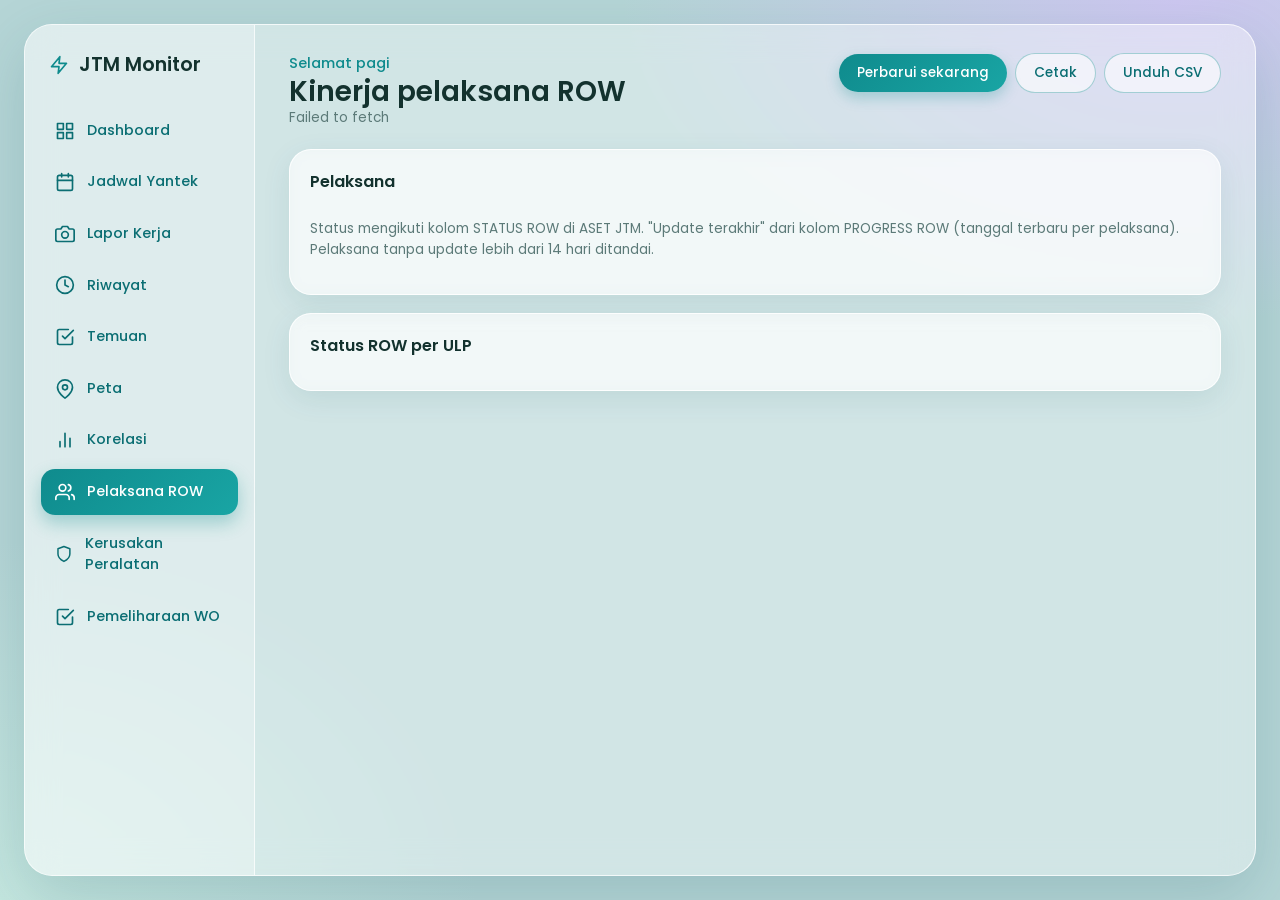
<file: vendor.html>
<!doctype html>
<html lang="id"><head><meta charset="utf-8"><meta name="viewport" content="width=device-width,initial-scale=1">
<title>Kinerja pelaksana ROW</title><link rel="stylesheet" href="style.css"><link rel="manifest" href="manifest.json"><meta name="theme-color" content="#14232E"><script src="config.js"></script><script src="api.js"></script></head><body>
<header><div><h1>Kinerja pelaksana ROW</h1><div class="m" id="st" style="color:#B8C4CC">Memuat…</div></div>
<nav><a href="index.html">Dashboard</a><a href="petugas.html">Jadwal Yantek</a><a href="temuan.html">Temuan</a><a href="peta.html">Peta</a><a href="korelasi.html">Korelasi</a></nav><button id="rf">Perbarui sekarang</button></header>
<main>
<section class="wide"><h2>Pelaksana</h2><div style="overflow-x:auto"><table id="vd"></table></div>
<p class="m">Status mengikuti kolom STATUS ROW di ASET JTM. "Update terakhir" dari kolom PROGRESS ROW (tanggal terbaru per pelaksana). Pelaksana tanpa update lebih dari 14 hari ditandai.</p></section>
<section class="wide"><h2>Status ROW per ULP</h2><div style="overflow-x:auto"><table id="ul"></table></div></section>
</main>
<script>
const $=id=>document.getElementById(id);
const esc=s=>String(s==null?'':s).replace(/[&<>"]/g,c=>({'&':'&amp;','<':'&lt;','>':'&gt;','"':'&quot;'}[c]));
const rows=(a,f)=>a.map(x=>'<tr>'+f(x).map(c=>`<td>${c}</td>`).join('')+'</tr>').join('');
const bar=(p,c)=>`<div class="bar"><i style="width:${Math.min(p,100)}%;background:${c}"></i></div>`;
const col=p=>p>=80?'var(--gr)':p>=50?'var(--yl)':'var(--rd)';
function render(d){
 $('st').textContent='Diperbarui '+d.updated;
 $('vd').innerHTML='<tr><th>Pelaksana</th><th>Section</th><th>Kms</th><th style="width:16%">Sudah update</th><th>Belum tuntas</th><th>Belum update</th><th>Belum terlaksana</th><th>Tebang real/target (titik)</th><th>Rampal (kms)</th><th>Update terakhir</th></tr>'+
  rows(d.vendor,x=>{const p=x.sec?Math.round(x.su/x.sec*100):0,t=x.tt?Math.min(100,Math.round(x.rt/x.tt*100))+'%':'-',
   h=x.hari==null?'belum ada':x.hari+' hari'+(x.hari>14?' <b>(perlu update)</b>':'');
   return [esc(x.n),x.sec,x.kms,bar(p,col(p))+p+'%',x.bn,x.bu,x.bt,`${x.rt}/${x.tt} (${t})`,x.ramp,h]});
 $('ul').innerHTML='<tr><th>ULP</th><th>Sudah update</th><th>Belum tuntas</th><th>Belum update</th><th>Belum terlaksana</th></tr>'+rows(d.ulp,x=>[esc(x.n),x.su,x.bn,x.bu,x.bt]);
}
async function load(f){try{await swr('vendor',render,f)}catch(e){$('st').textContent=e.message||'Gagal terhubung. Periksa URL API dan deploy ulang Apps Script.'}}
$('rf').onclick=()=>load(true);load();
</script></body></html>
</file>
<file: style.css>
:root{--ink:#13322E;--mut:#5C7A78;--teal:#0F8B8D;--teal2:#0B6E73;--bl:#0F8B8D;--gr:#12997A;--yl:#F0A93B;--rd:#E5586B;--glass:rgba(255,255,255,.55);--line:rgba(19,50,46,.09)}
*{box-sizing:border-box}
body{margin:0;padding:24px;min-height:100vh;font:15px/1.5 Poppins,"Segoe UI",system-ui,sans-serif;color:var(--ink);background:radial-gradient(900px 520px at 92% 0,#cdc7f0 0,transparent 62%),radial-gradient(800px 600px at 0 100%,#c4e6df 0,transparent 60%),#b5d5d6;background-attachment:fixed}
.shell{display:grid;grid-template-columns:230px 1fr;max-width:1320px;margin:auto;min-height:calc(100vh - 48px);border-radius:28px;background:rgba(255,255,255,.38);border:1px solid rgba(255,255,255,.75);box-shadow:0 20px 60px rgba(30,90,100,.18);backdrop-filter:blur(16px);overflow:hidden}
.side{padding:26px 16px;background:rgba(255,255,255,.28);border-right:1px solid rgba(255,255,255,.7);display:flex;flex-direction:column;gap:6px}
.logo{display:flex;align-items:center;gap:10px;font-weight:600;font-size:1.2rem;margin:0 8px 22px}.logo svg{color:var(--teal)}
.side a{display:flex;align-items:center;gap:12px;padding:12px 14px;border-radius:14px;color:var(--teal2);text-decoration:none;font-size:.9rem;font-weight:500}
.side a:hover{background:rgba(255,255,255,.55)}
.side a.on{background:linear-gradient(135deg,#0F8B8D,#19A5A4);color:#fff;box-shadow:0 8px 18px rgba(15,139,141,.32)}
.content{padding:28px 34px;min-width:0}
header{display:flex;justify-content:space-between;align-items:flex-start;gap:12px;flex-wrap:wrap;padding:0 0 20px;background:none;color:var(--ink)}
header nav{display:none}.hi{color:var(--teal);font-size:.9rem;font-weight:500}
header>div:first-child{flex:1 1 360px;min-width:0}.acts{margin-left:auto}
h1{font-size:1.75rem;font-weight:600;margin:0;line-height:1.2}#st{color:var(--mut)!important;font-size:.85rem}
h2{font-size:1rem;font-weight:600;margin:0 0 12px}
main{display:grid;gap:18px;grid-template-columns:repeat(auto-fit,minmax(320px,1fr));padding:0;max-width:none;margin:0}
section{background:var(--glass);border:1px solid rgba(255,255,255,.85);border-radius:22px;padding:20px;box-shadow:0 8px 28px rgba(31,95,100,.1);backdrop-filter:blur(8px);min-width:0}
.wide{grid-column:1/-1}
.kpis{display:grid;grid-template-columns:repeat(auto-fit,minmax(210px,1fr));gap:14px}
.tile{display:flex;align-items:center;gap:14px;padding:16px 18px;border-radius:20px;background:var(--glass);border:1px solid rgba(255,255,255,.85);box-shadow:0 8px 24px rgba(31,95,100,.09)}
.ico{display:grid;place-items:center;width:46px;height:46px;border-radius:14px;flex:none}
.tile small{display:block;font-size:.68rem;letter-spacing:.07em;text-transform:uppercase;color:var(--mut)}
.tile b{font-size:1.9rem;font-weight:500;line-height:1.1}.tile b span{font-size:1rem;margin-left:2px}
section.banner{display:flex;justify-content:space-between;align-items:center;gap:16px;flex-wrap:wrap;color:#fff;border:0;position:relative;overflow:hidden;background:linear-gradient(120deg,#0B6E73,#139EA0 60%,#2CB5A8)}
section.banner:empty{display:none}
section.banner::after{content:"";position:absolute;right:-40px;top:-60px;width:220px;height:220px;border-radius:50%;background:radial-gradient(circle,rgba(255,255,255,.28),transparent 70%)}
.banner small{letter-spacing:.1em;opacity:.85;font-size:.7rem}.banner h3{margin:2px 0 4px;font-size:1.35rem;font-weight:600}.banner p{margin:0;opacity:.95}
.btn{position:relative;z-index:1;background:#fff;color:var(--teal2);padding:10px 18px;border-radius:99px;font-weight:600;text-decoration:none;font-size:.85rem}
.sign{background:linear-gradient(135deg,#0F8B8D,#0B6E73);color:#fff;border-radius:18px;text-align:center;padding:16px;margin-bottom:12px}
.sign b{display:block;font-size:3.4rem;line-height:1;font-weight:600}
.row{display:grid;grid-template-columns:110px 1fr 52px;gap:10px;align-items:center;margin:9px 0;font-size:.88rem}
.bar{height:10px;background:rgba(15,139,141,.13);border-radius:99px;overflow:hidden}.bar i{display:block;height:100%;border-radius:99px}
table{width:100%;border-collapse:separate;border-spacing:0;font-variant-numeric:tabular-nums}
th{position:sticky;top:0;z-index:1;background:#E4F1F0;font-size:.7rem;letter-spacing:.05em;text-transform:uppercase;color:var(--teal2);font-weight:600;white-space:nowrap}
th:first-child{border-radius:12px 0 0 12px}th:last-child{border-radius:0 12px 12px 0}
td,th{padding:10px 12px;text-align:left}td{border-bottom:1px solid var(--line);font-size:.86rem;vertical-align:top}
tr:nth-child(even) td{background:rgba(255,255,255,.35)}tr:hover td{background:rgba(15,139,141,.08)}
button{font:inherit;font-size:.85rem;font-weight:500;padding:9px 18px;border:0;border-radius:99px;background:linear-gradient(135deg,#0F8B8D,#19A5A4);color:#fff;cursor:pointer;box-shadow:0 6px 14px rgba(15,139,141,.28)}
button:hover{filter:brightness(1.06)}button:focus-visible,a:focus-visible,input:focus-visible,select:focus-visible{outline:3px solid #F0A93B;outline-offset:2px}
.ghost{background:rgba(255,255,255,.6);color:var(--teal2);border:1px solid rgba(15,139,141,.35);box-shadow:none;margin:0}
.acts{display:flex;gap:8px;flex-wrap:wrap;align-items:center}
.m{color:var(--mut);font-size:.85rem}textarea{width:100%;height:170px;font:13px monospace;border-radius:14px;border:1px solid var(--line);padding:10px;background:rgba(255,255,255,.7)}
label{display:block;font-size:.8rem;color:var(--mut);margin-bottom:3px}
input,select{font:inherit;width:100%;padding:9px 12px;border:1px solid rgba(15,139,141,.25);border-radius:12px;background:rgba(255,255,255,.75);color:var(--ink)}
.f{display:grid;grid-template-columns:repeat(auto-fit,minmax(150px,1fr));gap:12px;margin-bottom:12px}
#cal td{vertical-align:top;min-width:100px;font-size:.78rem}
#cal .it{display:block;margin:3px 0;padding:4px 8px;background:rgba(15,139,141,.1);border-left:3px solid var(--bl);border-radius:8px;cursor:pointer}#cal .ok{background:rgba(18,153,122,.14);border-color:var(--gr)}
#msg{font-weight:600}#map{border-radius:18px;overflow:hidden}
@media(max-width:860px){body{padding:10px}.shell{grid-template-columns:1fr;border-radius:20px}.side{flex-direction:row;overflow-x:auto;padding:12px;border-right:0;border-bottom:1px solid rgba(255,255,255,.7)}.logo{display:none}.side a span{white-space:nowrap}.content{padding:18px 14px}h1{font-size:1.4rem}.kpis{grid-template-columns:1fr 1fr}.tile{padding:12px;gap:10px}.tile b{font-size:1.5rem}.ico{width:38px;height:38px}.row{grid-template-columns:80px 1fr 46px}}
@media print{.side,.acts,.f,textarea,#cp{display:none}body{background:#fff;padding:0}.shell{display:block;background:#fff;box-shadow:none;border:0;backdrop-filter:none}section{break-inside:avoid;box-shadow:none;border:1px solid #ddd}#map{height:420px!important}}
section{max-height:min(72vh,560px);overflow:auto}
section.nosc,section.banner{max-height:none}section.nosc{overflow:visible}
::-webkit-scrollbar{width:8px;height:8px}::-webkit-scrollbar-thumb{background:rgba(15,139,141,.35);border-radius:99px}
.pv{display:flex;gap:8px;flex-wrap:wrap;margin-top:8px}.pv img{width:84px;height:84px;object-fit:cover;border-radius:12px}
.th{width:64px;height:64px;object-fit:cover;border-radius:10px;margin:0 4px 4px 0}
.bd{display:inline-block;padding:2px 10px;border-radius:99px;font-size:.75rem;font-weight:600;white-space:nowrap}.bd.ok{background:#D6F0E6;color:#0B6E4F}.bd.w{background:#FDEFD2;color:#8A5A00}.bd.x{background:#FBE0E4;color:#A02A3C}
td .ghost{padding:4px 10px;font-size:.75rem;margin:2px 4px 0 0}
.per{display:flex;gap:8px;align-items:center;margin-left:auto}.per+.acts{margin-left:0}.per select{width:auto;padding:8px 12px;font-size:.85rem;background:#fff}
.pl{font-weight:400;color:var(--mut);font-size:.85rem}
.demo{background:#FFF1C9;color:#7A5200;border:1px solid #F0C75E;border-radius:12px;padding:8px 14px;font-weight:600;font-size:.85rem;margin-bottom:14px}
</file>
